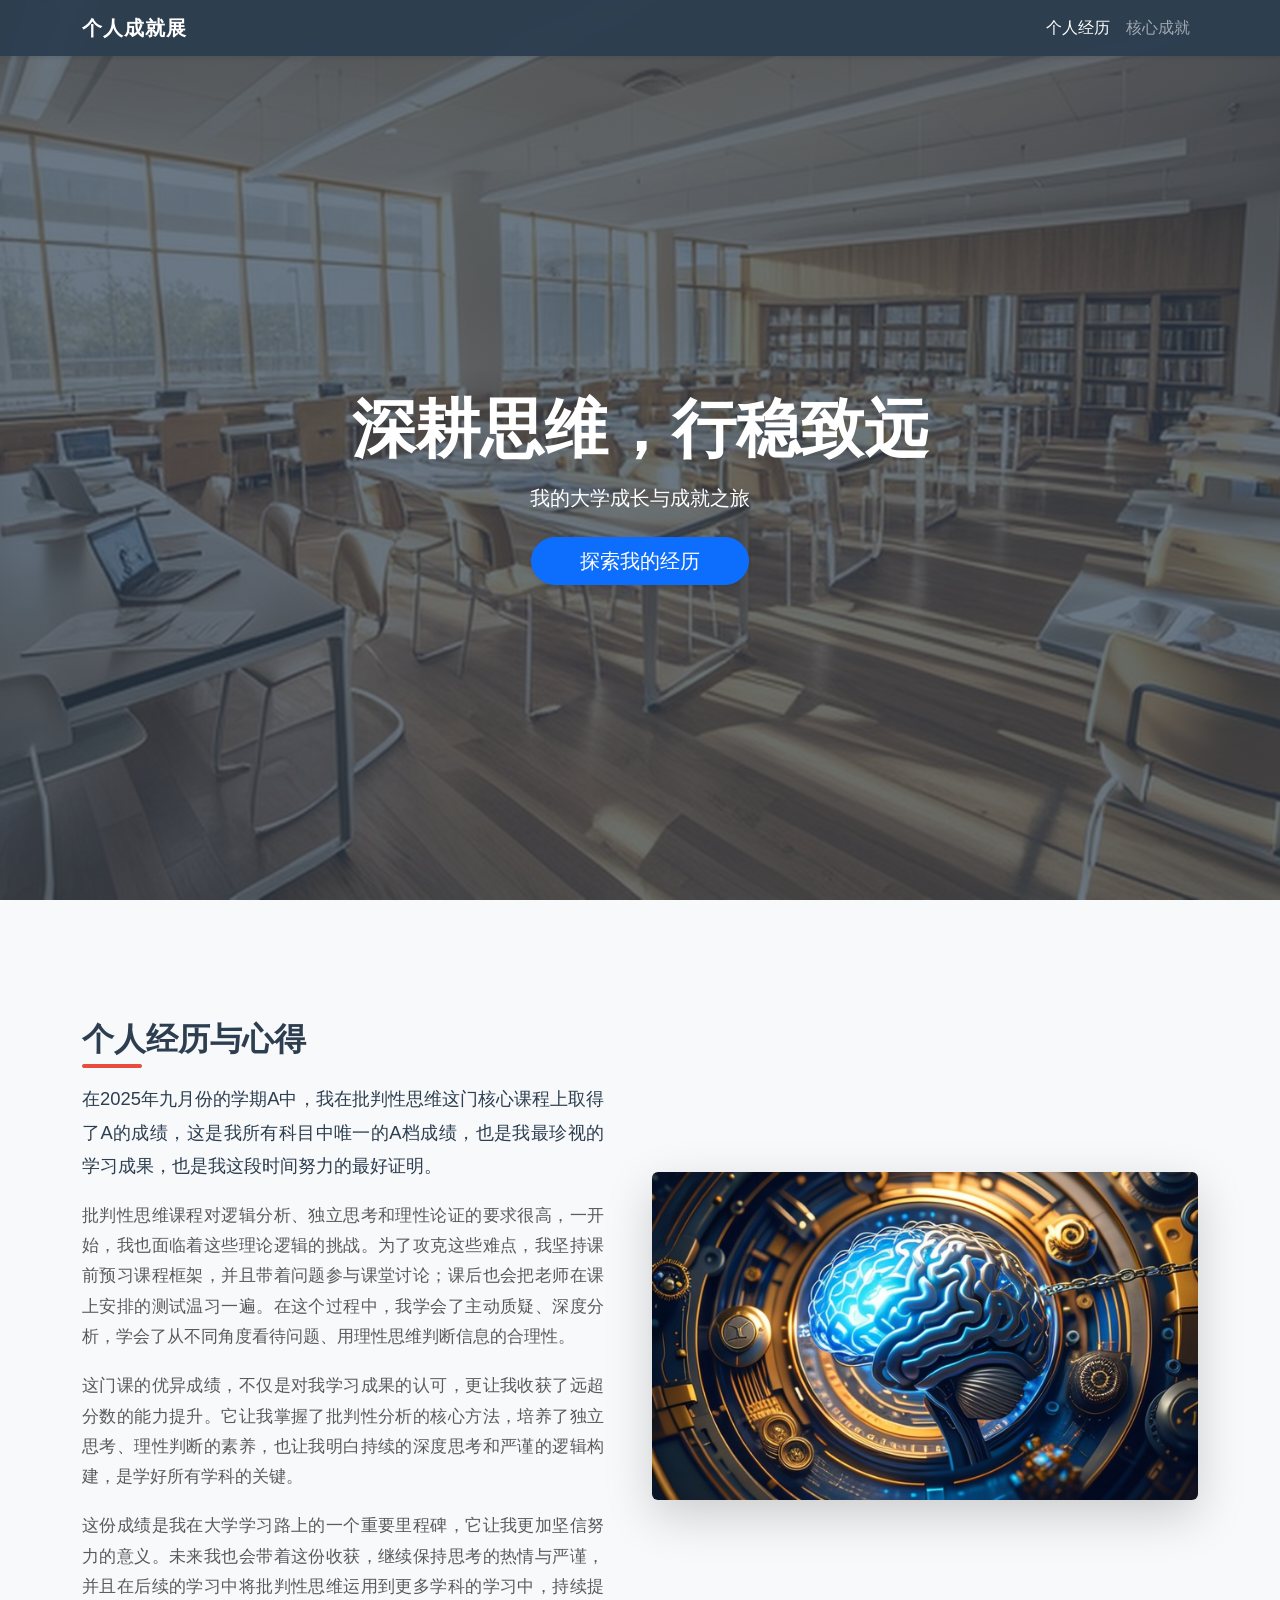
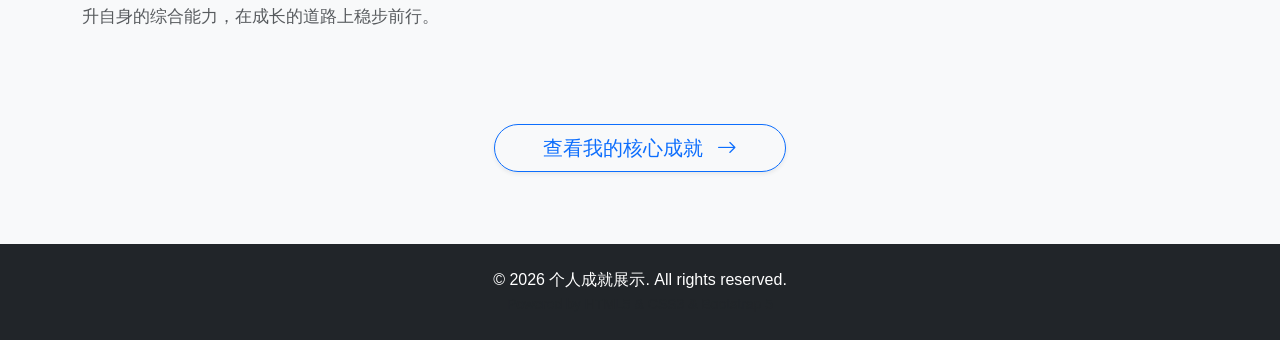
<file: index.html>
<!DOCTYPE html>
<html lang="zh-CN">
<head>
    <meta charset="UTF-8">
    <meta name="viewport" content="width=device-width, initial-scale=1.0">
    <title>个人成就展示 - 个人经历</title>
    <link href="https://cdn.jsdelivr.net/npm/bootstrap@5.3.0/dist/css/bootstrap.min.css" rel="stylesheet">
    <link href="style.css" rel="stylesheet">
    <link rel="stylesheet" href="https://cdn.jsdelivr.net/npm/bootstrap-icons@1.10.5/font/bootstrap-icons.css">
</head>
<body>
    <!-- Navbar -->
    <nav class="navbar navbar-expand-lg navbar-dark bg-dark fixed-top shadow-sm">
        <div class="container">
            <a class="navbar-brand fw-bold" href="index.html">个人成就展</a>
            <button class="navbar-toggler" type="button" data-bs-toggle="collapse" data-bs-target="#navbarNav">
                <span class="navbar-toggler-icon"></span>
            </button>
            <div class="collapse navbar-collapse justify-content-end" id="navbarNav">
                <ul class="navbar-nav">
                    <li class="nav-item">
                        <a class="nav-link active" href="index.html">个人经历</a>
                    </li>
                    <li class="nav-item">
                        <a class="nav-link" href="achievement.html">核心成就</a>
                    </li>
                </ul>
            </div>
        </div>
    </nav>

    <!-- Hero Section -->
    <header class="hero-section d-flex align-items-center text-white text-center">
        <div class="container">
            <h1 class="display-3 fw-bolder mb-3 animate-fade-in">深耕思维，行稳致远</h1>
            <p class="lead mb-4 animate-fade-in-delayed">我的大学成长与成就之旅</p>
            <a href="#experience" class="btn btn-primary btn-lg rounded-pill px-5 shadow-sm animate-fade-in-delayed">探索我的经历</a>
        </div>
    </header>

    <!-- Experience Section -->
    <section id="experience" class="py-5 bg-light min-vh-100">
        <div class="container py-4 mt-5">
            <div class="row align-items-center">
                <div class="col-lg-6 mb-4 mb-lg-0">
                    <div class="pe-lg-4">
                        <h2 class="fw-bold mb-4 position-relative section-title">个人经历与心得</h2>
                        <div class="experience-text text-muted">
                            <p>在2025年九月份的学期A中，我在批判性思维这门核心课程上取得了A的成绩，这是我所有科目中唯一的A档成绩，也是我最珍视的学习成果，也是我这段时间努力的最好证明。</p>
                            <p>批判性思维课程对逻辑分析、独立思考和理性论证的要求很高，一开始，我也面临着这些理论逻辑的挑战。为了攻克这些难点，我坚持课前预习课程框架，并且带着问题参与课堂讨论；课后也会把老师在课上安排的测试温习一遍。在这个过程中，我学会了主动质疑、深度分析，学会了从不同角度看待问题、用理性思维判断信息的合理性。</p>
                            <p>这门课的优异成绩，不仅是对我学习成果的认可，更让我收获了远超分数的能力提升。它让我掌握了批判性分析的核心方法，培养了独立思考、理性判断的素养，也让我明白持续的深度思考和严谨的逻辑构建，是学好所有学科的关键。</p>
                            <p>这份成绩是我在大学学习路上的一个重要里程碑，它让我更加坚信努力的意义。未来我也会带着这份收获，继续保持思考的热情与严谨，并且在后续的学习中将批判性思维运用到更多学科的学习中，持续提升自身的综合能力，在成长的道路上稳步前行。</p>
                        </div>
                    </div>
                </div>
                <div class="col-lg-6">
                    <div class="image-wrapper shadow-lg rounded overflow-hidden">
                        <img src="assets/logic_bg.jpg" alt="Critical Thinking Concept" class="img-fluid w-100 image-hover">
                    </div>
                </div>
            </div>
            
            <div class="text-center mt-5 pt-4">
                <a href="achievement.html" class="btn btn-outline-primary btn-lg rounded-pill px-5 shadow-sm">查看我的核心成就 <i class="bi bi-arrow-right ms-2"></i></a>
            </div>
        </div>
    </section>

    <!-- Footer -->
    <footer class="bg-dark text-white py-4 text-center">
        <div class="container">
            <p class="mb-0">© 2026 个人成就展示. All rights reserved.</p>
            <small class="text-muted">Powered by HTML5 & CSS3 & Bootstrap 5</small>
        </div>
    </footer>

    <script src="https://cdn.jsdelivr.net/npm/bootstrap@5.3.0/dist/js/bootstrap.bundle.min.js"></script>
</body>
</html>
</file>
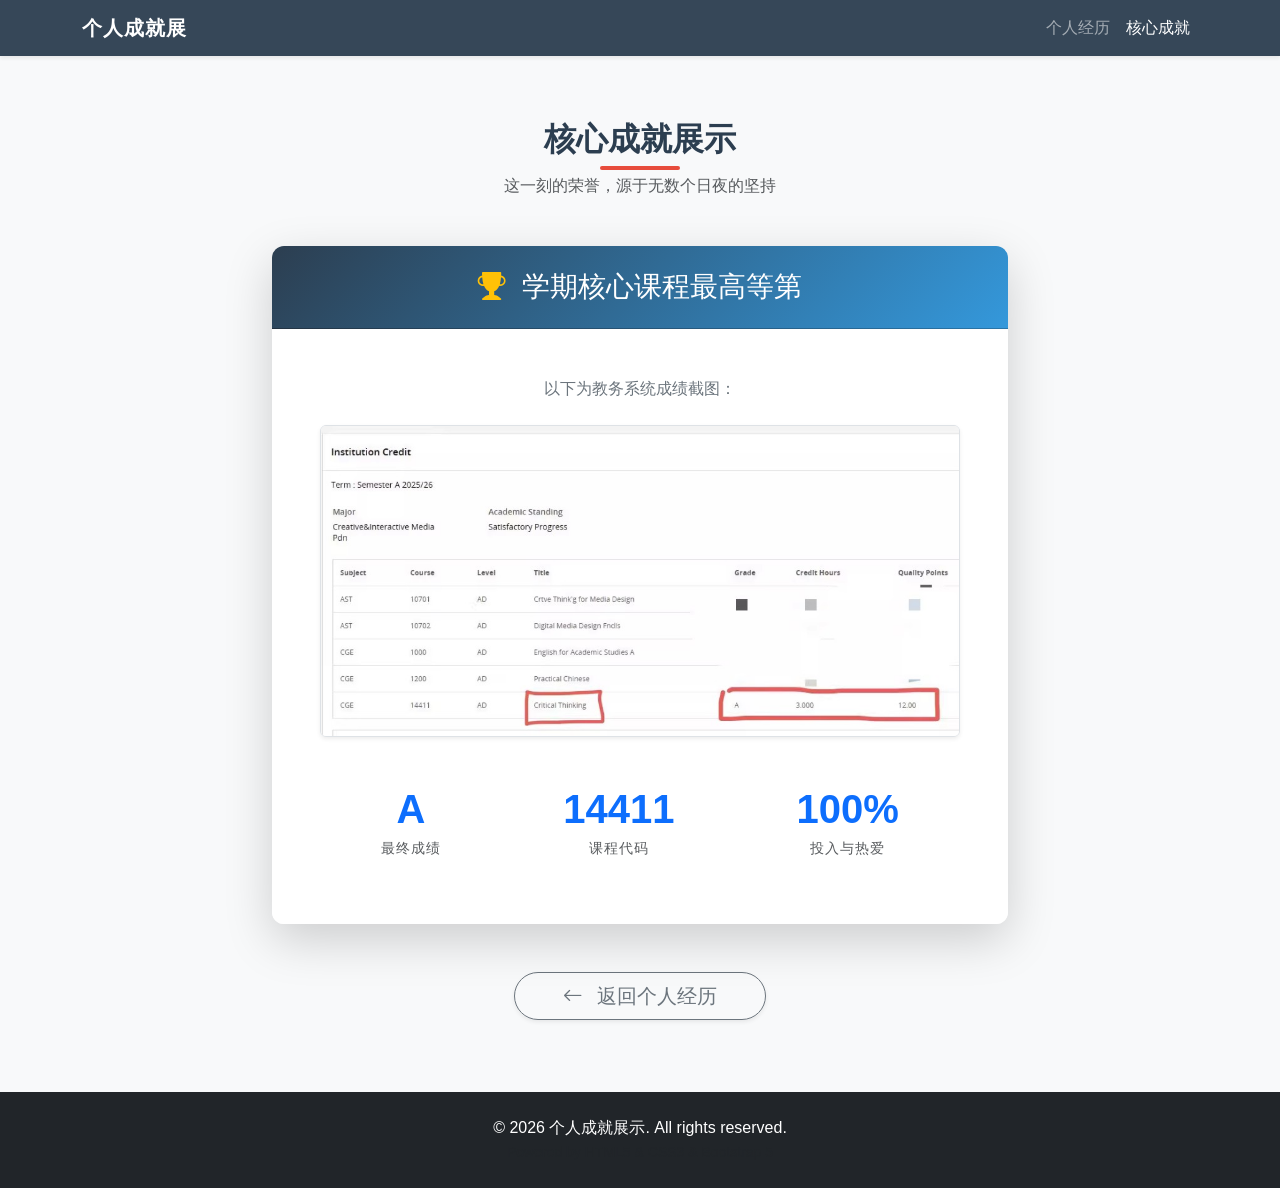
<file: achievement.html>
<!DOCTYPE html>
<html lang="zh-CN">
<head>
    <meta charset="UTF-8">
    <meta name="viewport" content="width=device-width, initial-scale=1.0">
    <title>个人成就展示 - 核心成就</title>
    <link href="https://cdn.jsdelivr.net/npm/bootstrap@5.3.0/dist/css/bootstrap.min.css" rel="stylesheet">
    <link href="style.css" rel="stylesheet">
    <link rel="stylesheet" href="https://cdn.jsdelivr.net/npm/bootstrap-icons@1.10.5/font/bootstrap-icons.css">
</head>
<body class="bg-light">
    <!-- Navbar -->
    <nav class="navbar navbar-expand-lg navbar-dark bg-dark fixed-top shadow-sm">
        <div class="container">
            <a class="navbar-brand fw-bold" href="index.html">个人成就展</a>
            <button class="navbar-toggler" type="button" data-bs-toggle="collapse" data-bs-target="#navbarNav">
                <span class="navbar-toggler-icon"></span>
            </button>
            <div class="collapse navbar-collapse justify-content-end" id="navbarNav">
                <ul class="navbar-nav">
                    <li class="nav-item">
                        <a class="nav-link" href="index.html">个人经历</a>
                    </li>
                    <li class="nav-item">
                        <a class="nav-link active" href="achievement.html">核心成就</a>
                    </li>
                </ul>
            </div>
        </div>
    </nav>

    <!-- Achievement Section -->
    <section id="achievement" class="py-5 min-vh-100 d-flex flex-column justify-content-center">
        <div class="container py-4 mt-5">
            <div class="text-center mb-5">
                <h2 class="fw-bold mb-3 section-title-center">核心成就展示</h2>
                <p class="text-muted">这一刻的荣誉，源于无数个日夜的坚持</p>
            </div>
            
            <div class="row justify-content-center">
                <div class="col-lg-8">
                    <div class="card achievement-card border-0 shadow-lg">
                        <div class="card-header bg-gradient-primary text-white p-4">
                            <h3 class="mb-0 text-center"><i class="bi bi-trophy-fill text-warning me-2"></i> 学期核心课程最高等第</h3>
                        </div>
                        <div class="card-body p-4 p-md-5 bg-white">
                            <p class="text-center mb-4 text-secondary">
                                以下为教务系统成绩截图：
                            </p>
                            <div class="text-center">
                                <img src="assets/achievement.png" alt="成绩截图" class="img-fluid border rounded shadow-sm achievement-img">
                            </div>
                            <div class="mt-5 d-flex justify-content-around text-center flex-wrap">
                                <div class="achievement-stat mb-3">
                                    <h4 class="fw-bold text-primary">A</h4>
                                    <span class="text-muted">最终成绩</span>
                                </div>
                                <div class="achievement-stat mb-3">
                                    <h4 class="fw-bold text-primary">14411</h4>
                                    <span class="text-muted">课程代码</span>
                                </div>
                                <div class="achievement-stat mb-3">
                                    <h4 class="fw-bold text-primary">100%</h4>
                                    <span class="text-muted">投入与热爱</span>
                                </div>
                            </div>
                        </div>
                    </div>
                </div>
            </div>
            
            <div class="text-center mt-5">
                <a href="index.html" class="btn btn-outline-secondary btn-lg rounded-pill px-5 shadow-sm"><i class="bi bi-arrow-left me-2"></i> 返回个人经历</a>
            </div>
        </div>
    </section>

    <!-- Footer -->
    <footer class="bg-dark text-white py-4 text-center mt-auto">
        <div class="container">
            <p class="mb-0">© 2026 个人成就展示. All rights reserved.</p>
            <small class="text-muted">Powered by HTML5 & CSS3 & Bootstrap 5</small>
        </div>
    </footer>

    <script src="https://cdn.jsdelivr.net/npm/bootstrap@5.3.0/dist/js/bootstrap.bundle.min.js"></script>
</body>
</html>
</file>
<file: style.css>
/* 自定义 CSS 文件 */
:root {
    --primary-color: #2c3e50;
    --accent-color: #e74c3c;
    --bg-light: #f8f9fa;
}

body {
    font-family: 'Segoe UI', Roboto, 'Helvetica Neue', Arial, sans-serif;
    scroll-behavior: smooth;
    color: #333;
}

/* 导航栏样式 */
.navbar {
    background-color: rgba(44, 62, 80, 0.95) !important;
    backdrop-filter: blur(10px);
}

.navbar-brand {
    letter-spacing: 1px;
}

/* 首屏大图区域 */
.hero-section {
    height: 100vh;
    background: linear-gradient(rgba(44, 62, 80, 0.7), rgba(44, 62, 80, 0.7)), url('assets/hero_bg.jpg') no-repeat center center;
    background-size: cover;
    background-attachment: fixed;
    position: relative;
    padding-top: 76px; /* 补偿固定的导航栏高度 */
}

/* 标题样式 */
.section-title {
    color: var(--primary-color);
}

.section-title::after {
    content: '';
    position: absolute;
    left: 0;
    bottom: -10px;
    width: 60px;
    height: 4px;
    background-color: var(--accent-color);
    border-radius: 2px;
}

.section-title-center {
    color: var(--primary-color);
    position: relative;
    display: inline-block;
}

.section-title-center::after {
    content: '';
    position: absolute;
    left: 50%;
    transform: translateX(-50%);
    bottom: -12px;
    width: 80px;
    height: 4px;
    background-color: var(--accent-color);
    border-radius: 2px;
}

/* 文本排版 */
.experience-text p {
    line-height: 1.8;
    font-size: 1.05rem;
    margin-bottom: 1.2rem;
    text-align: justify;
}

.experience-text p:first-of-type {
    font-size: 1.15rem;
    color: #2c3e50;
    font-weight: 500;
}

/* 图片特效 */
.image-wrapper {
    position: relative;
}

.image-hover {
    transition: transform 0.5s ease;
}

.image-wrapper:hover .image-hover {
    transform: scale(1.05);
}

/* 成就卡片 */
.bg-gradient-primary {
    background: linear-gradient(135deg, #2c3e50, #3498db);
}

.achievement-card {
    border-radius: 12px;
    overflow: hidden;
    transition: transform 0.3s ease, box-shadow 0.3s ease;
}

.achievement-card:hover {
    transform: translateY(-5px);
    box-shadow: 0 15px 30px rgba(0,0,0,0.15) !important;
}

.achievement-img {
    transition: transform 0.3s;
    max-height: 400px;
    object-fit: contain;
}

.achievement-img:hover {
    transform: scale(1.02);
}

/* 统计数据 */
.achievement-stat h4 {
    font-size: 2.5rem;
    margin-bottom: 0.2rem;
}

.achievement-stat span {
    font-size: 0.9rem;
    text-transform: uppercase;
    letter-spacing: 1px;
}

/* 动画效果 */
.animate-fade-in {
    animation: fadeIn 1s ease-out;
}

.animate-fade-in-delayed {
    animation: fadeIn 1s ease-out 0.5s both;
}

@keyframes fadeIn {
    from {
        opacity: 0;
        transform: translateY(20px);
    }
    to {
        opacity: 1;
        transform: translateY(0);
    }
}
</file>
